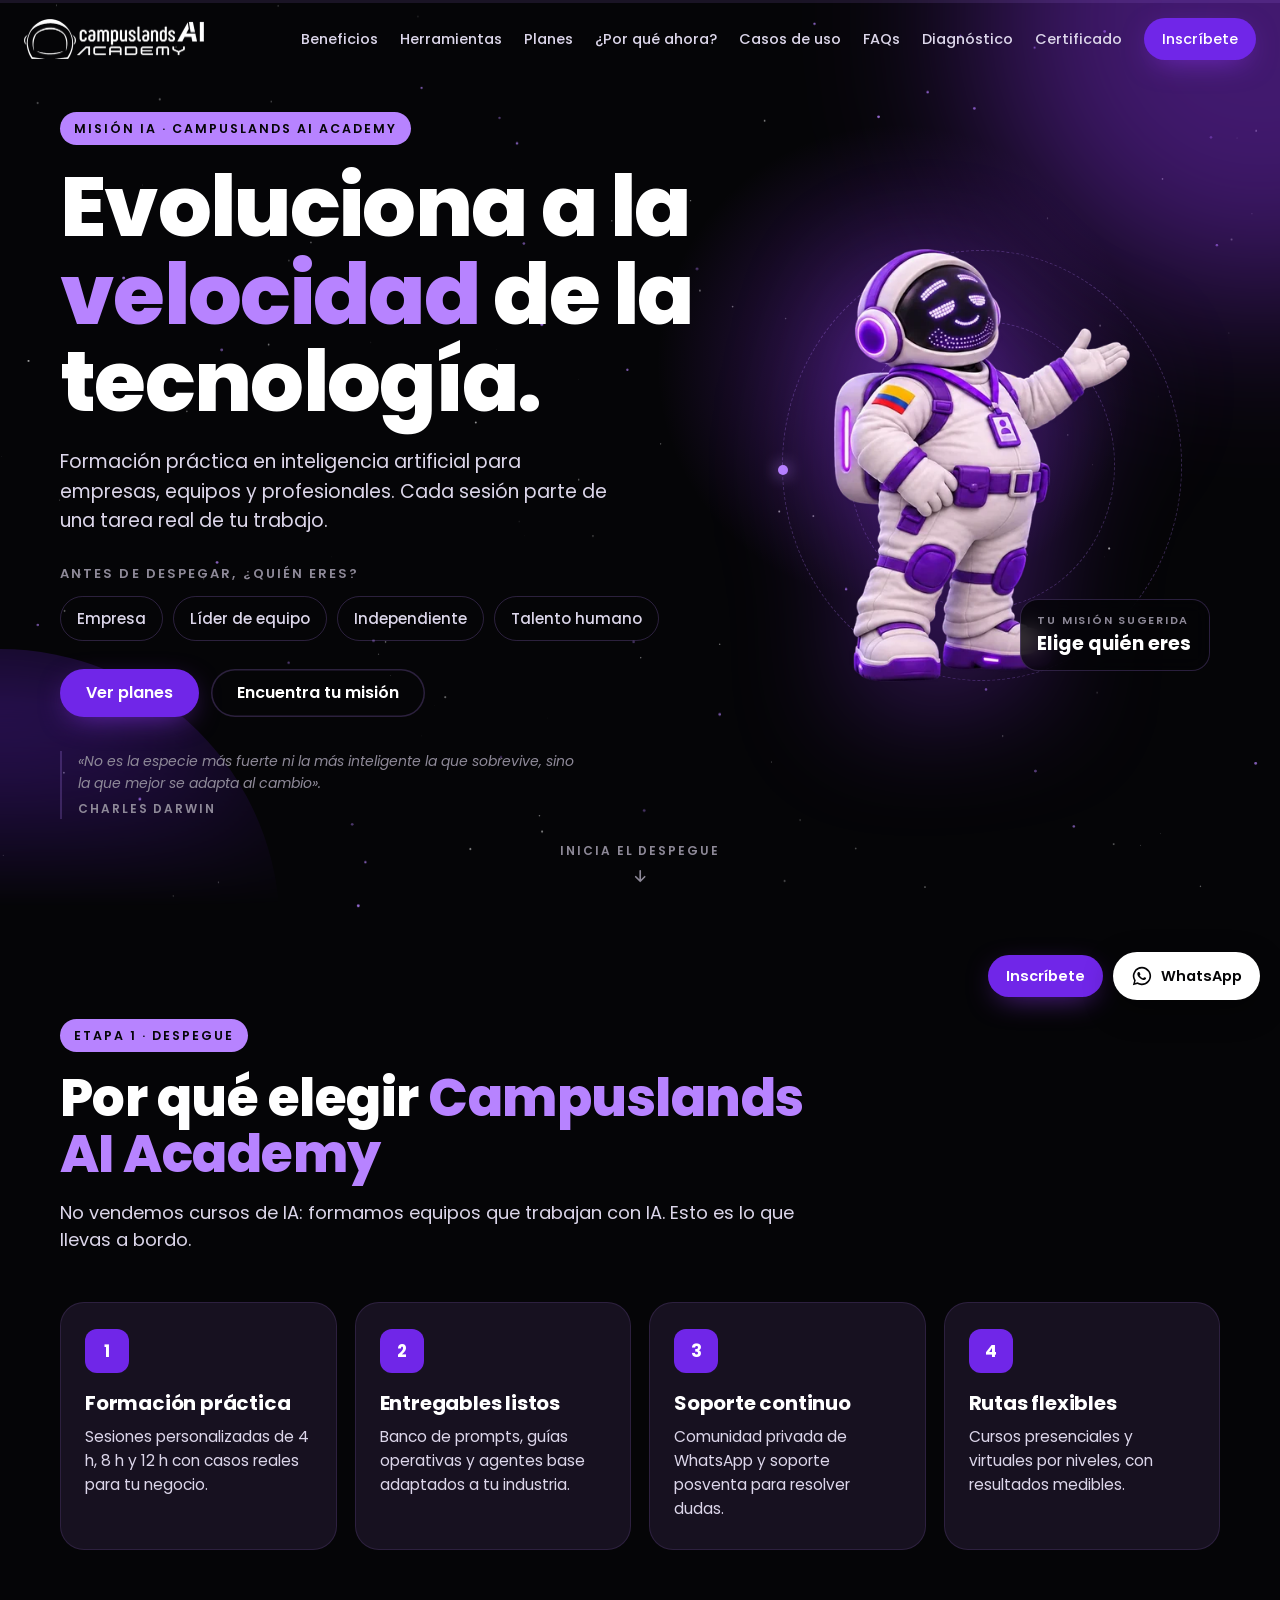
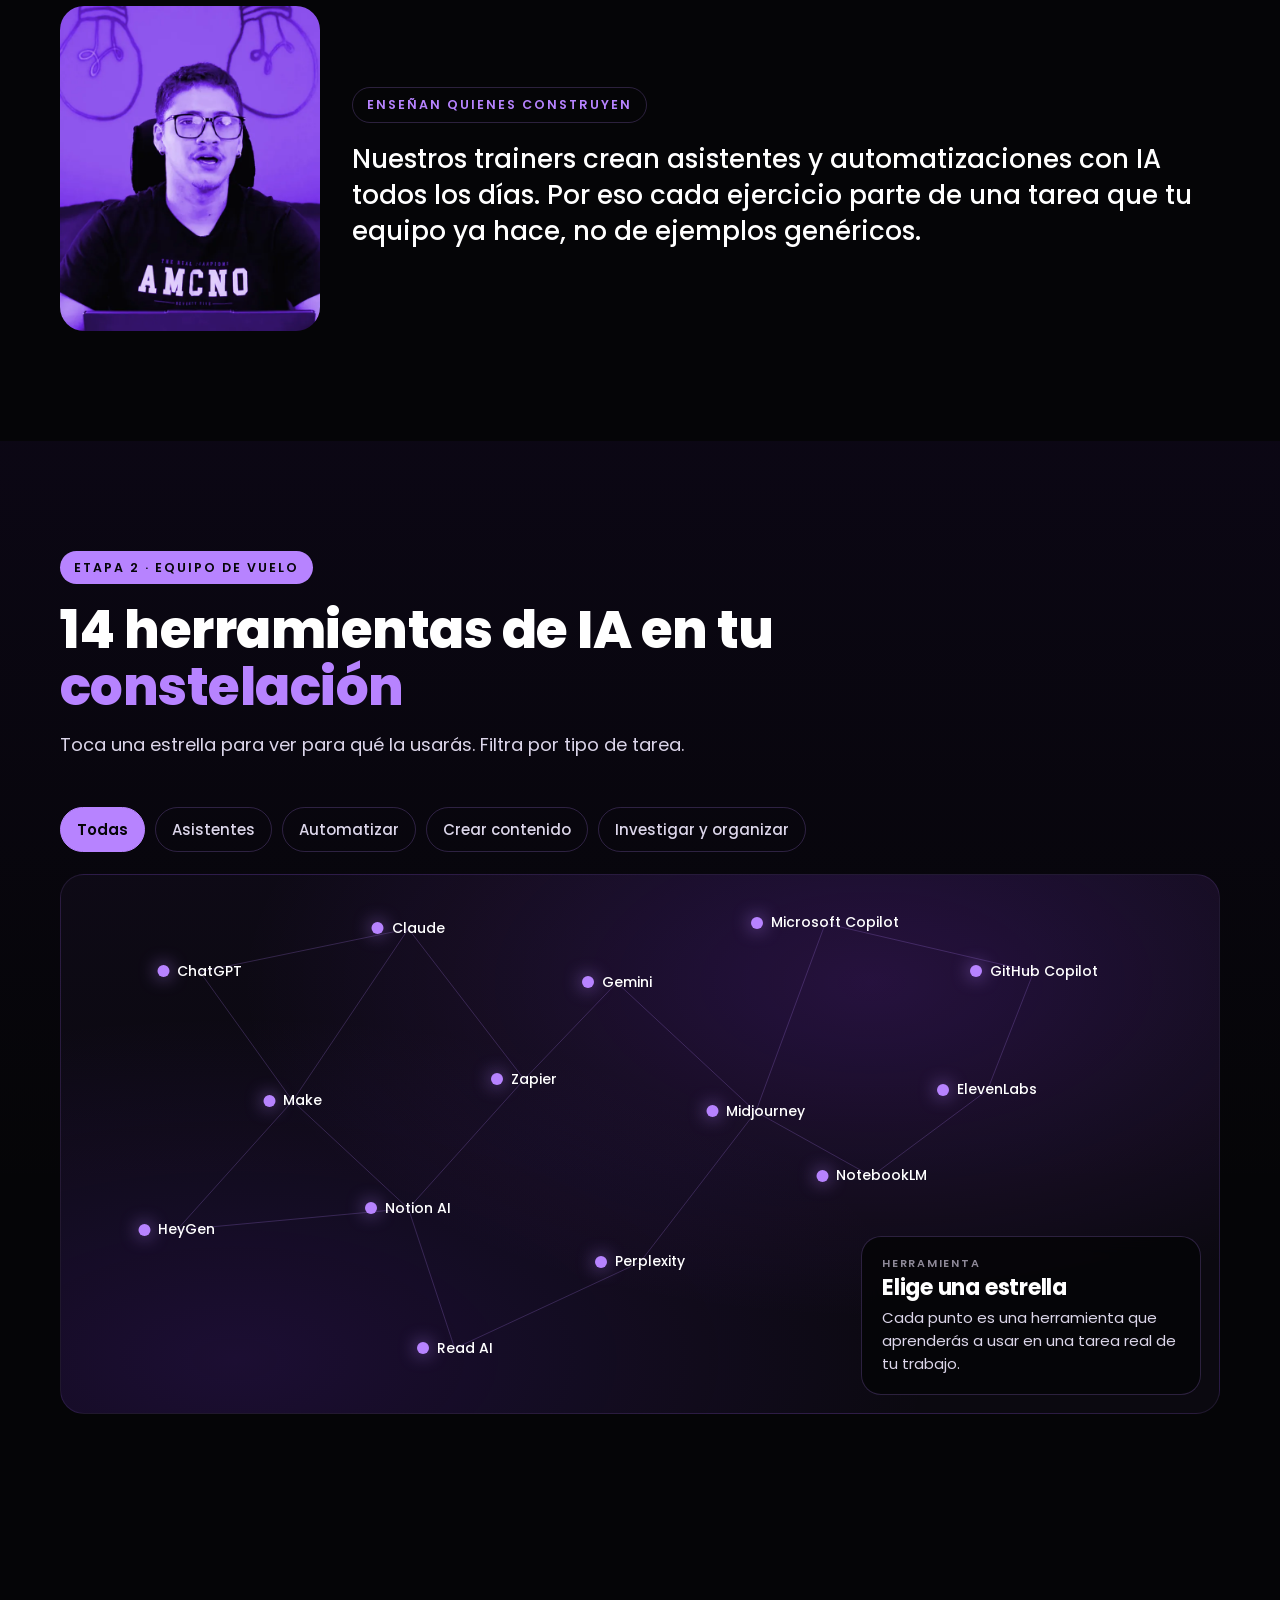
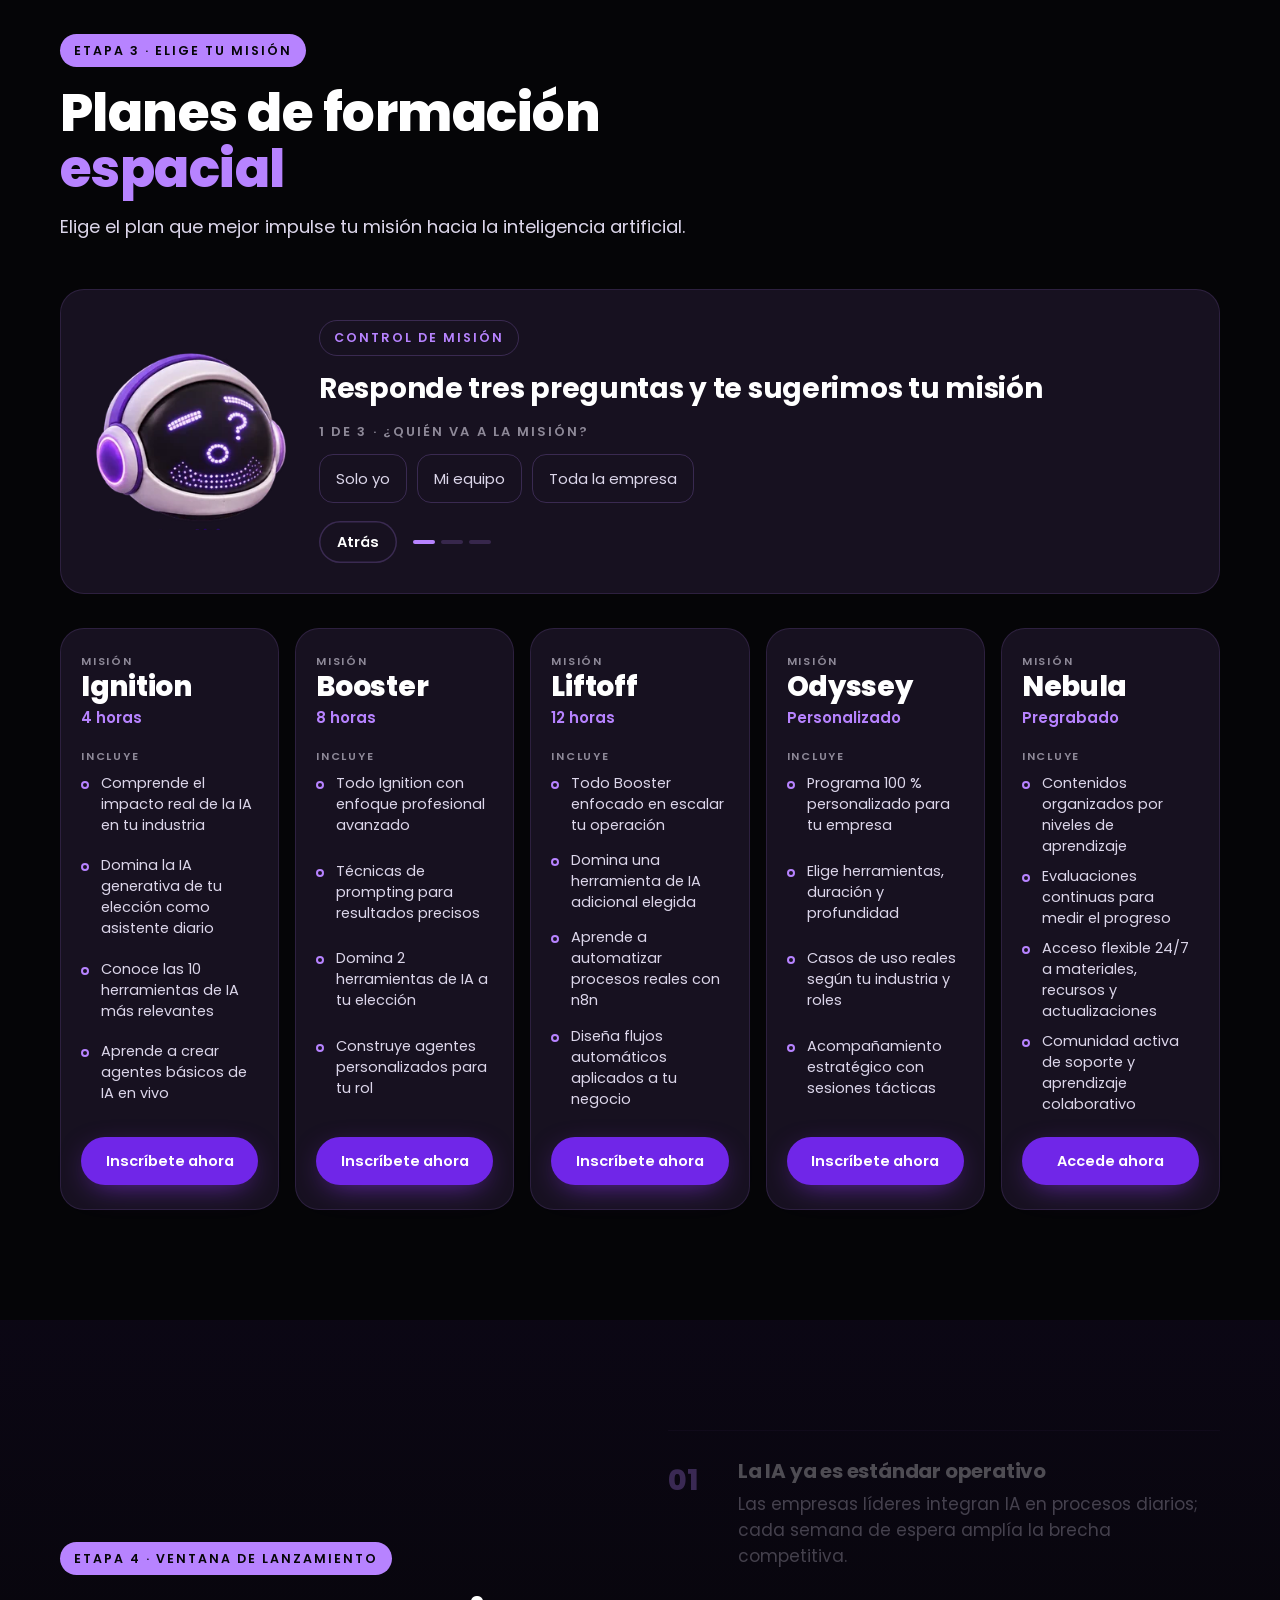
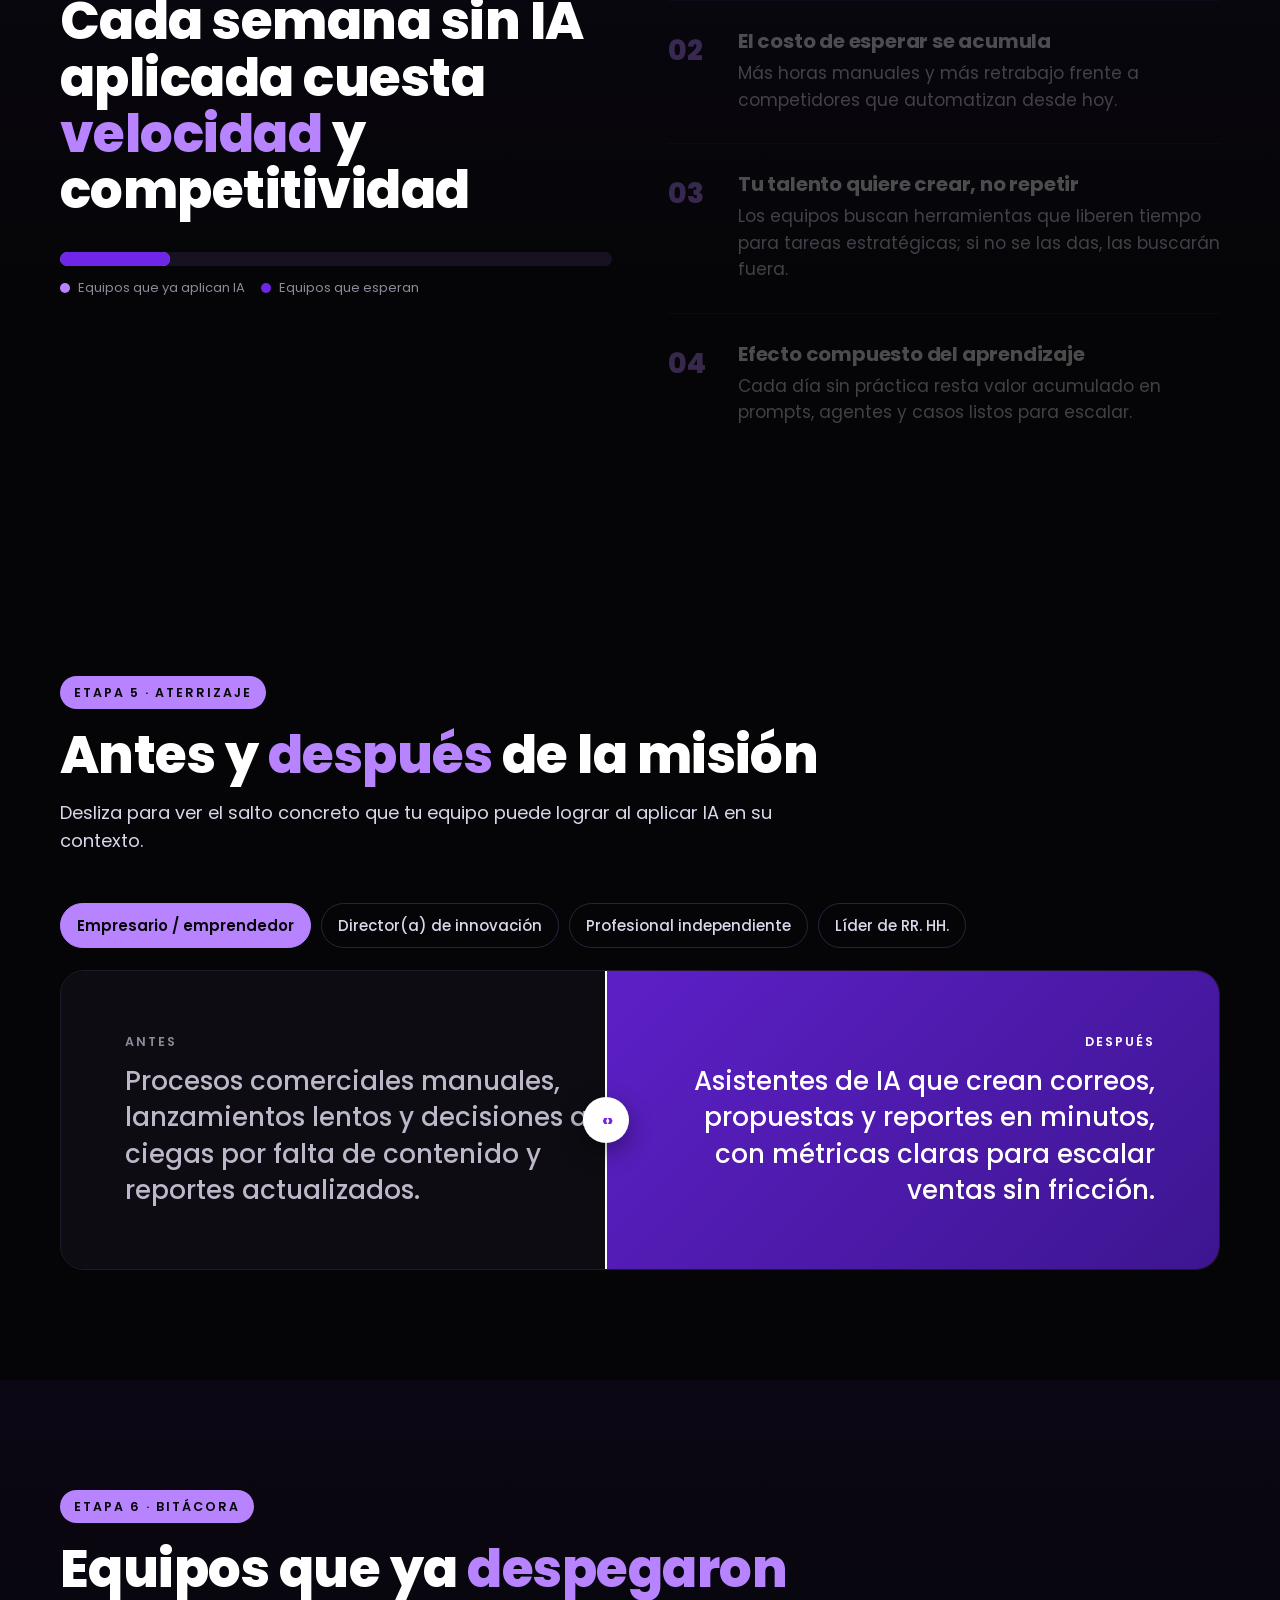
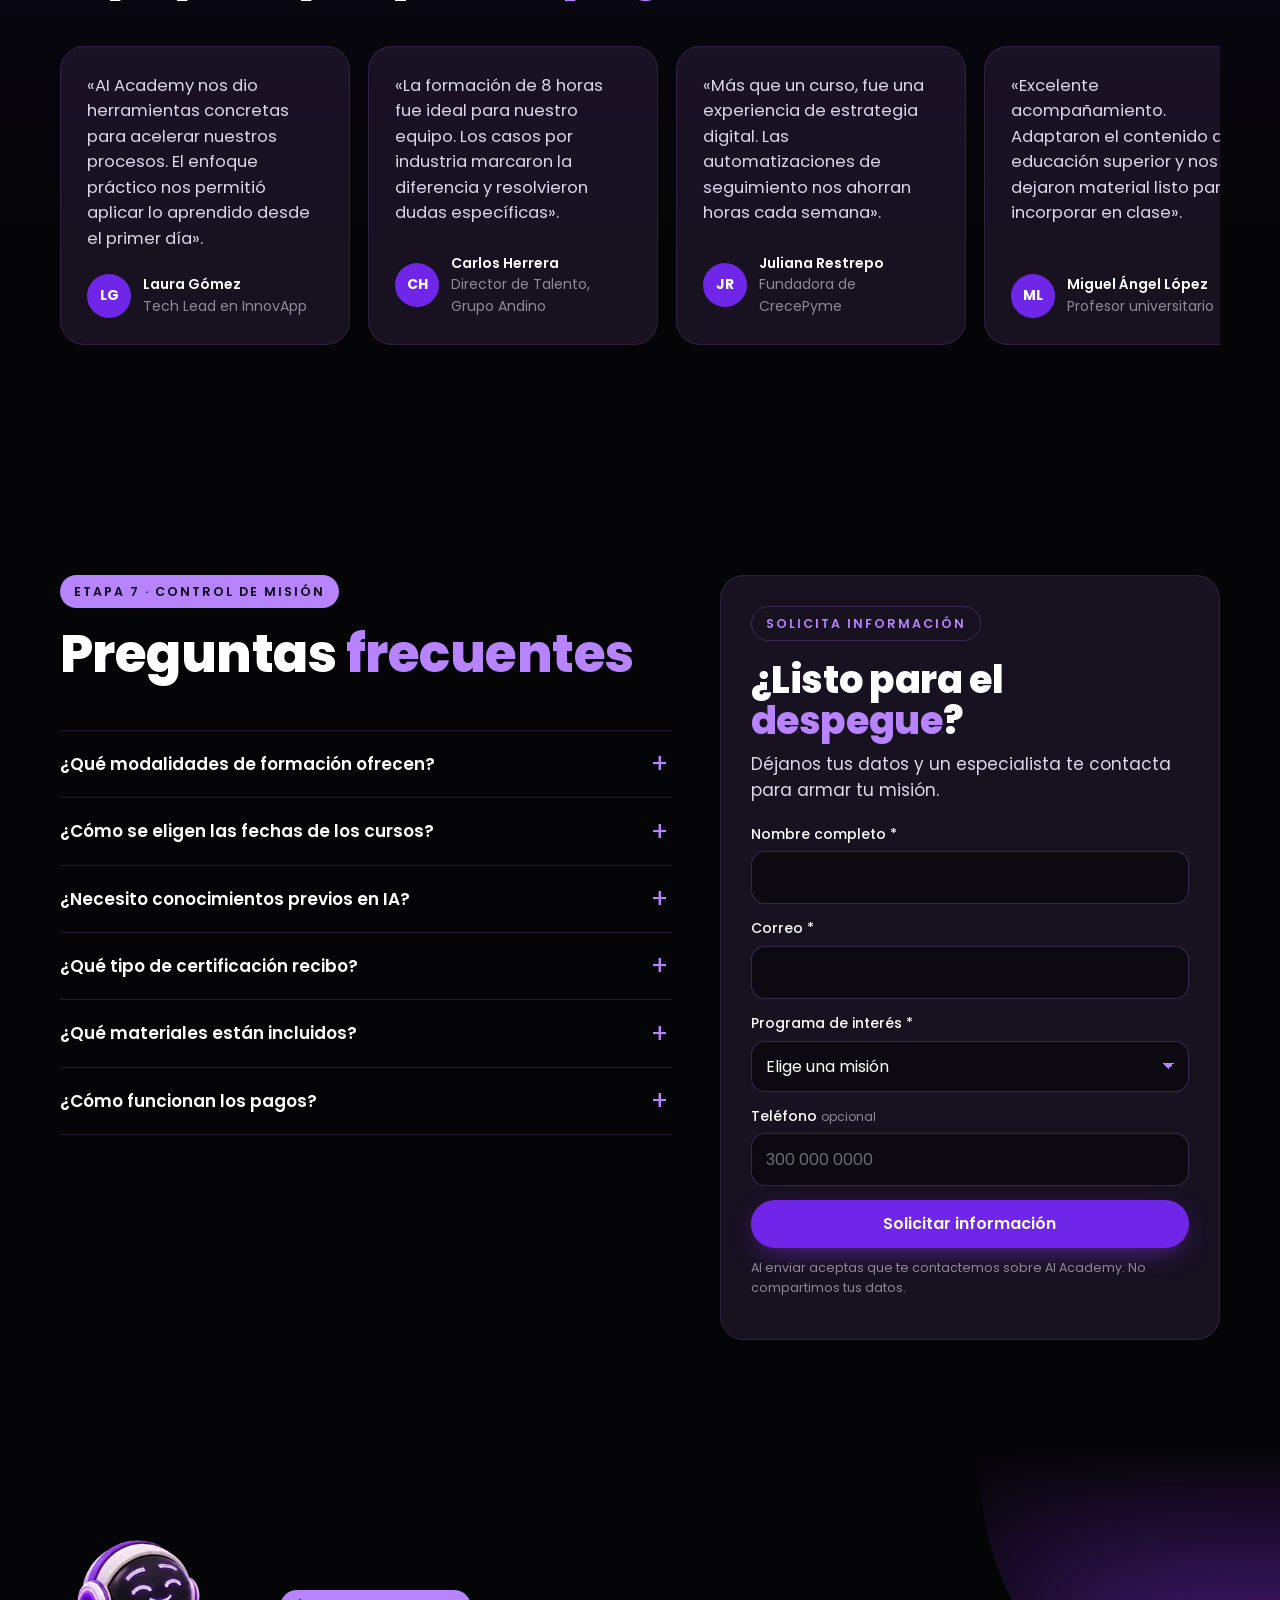
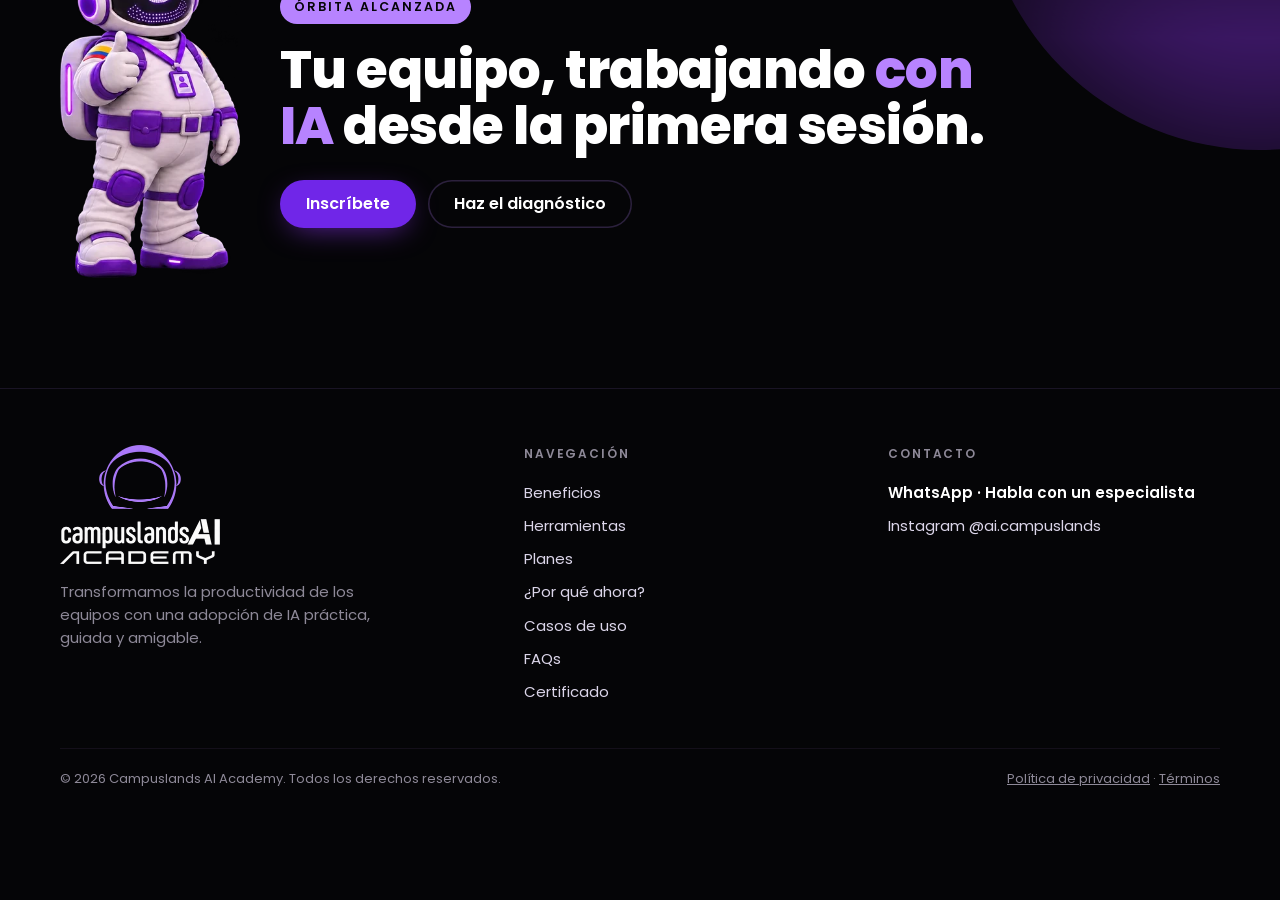
<file: index.html>
<!doctype html>
<html lang="es">
<head>
  <meta charset="utf-8">
  <meta name="viewport" content="width=device-width, initial-scale=1">
  <title>Campuslands AI Academy · Evoluciona a la velocidad de la tecnología</title>
  <meta name="description" content="Formación práctica en inteligencia artificial para empresas, equipos y profesionales. Elige tu misión: Ignition, Booster, Liftoff, Odyssey o Nebula.">
  <meta name="theme-color" content="#050507">
  <link rel="icon" type="image/png" href="assets/img/favicon.png">
  <link rel="preconnect" href="https://fonts.googleapis.com">
  <link rel="preconnect" href="https://fonts.gstatic.com" crossorigin>
  <link rel="preload" as="style" href="https://fonts.googleapis.com/css2?family=Poppins:wght@400;500;600;700;800&display=swap">
  <link rel="stylesheet" href="https://fonts.googleapis.com/css2?family=Poppins:wght@400;500;600;700;800&display=swap" media="print" onload="this.media='all'">
  <noscript><link rel="stylesheet" href="https://fonts.googleapis.com/css2?family=Poppins:wght@400;500;600;700;800&display=swap"></noscript>
  <link rel="preload" as="image" href="assets/img/logo-horizontal-blanca.webp">
  <link rel="stylesheet" href="assets/css/styles.css">
</head>
<body>
  <a class="skip" href="#contenido">Saltar al contenido</a>

  <!-- Indicador del viaje (recorrido narrativo) -->
  <div class="trip" aria-hidden="true">
    <div class="trip__bar"><span class="trip__fill"></span></div>
    <div class="trip__label"><span class="trip__stage">Cuenta regresiva</span></div>
  </div>

  <header class="nav" id="top">
    <a class="nav__brand" href="#inicio" aria-label="Campuslands AI Academy, inicio">
      <img src="assets/img/logo-horizontal-blanca.webp" srcset="assets/img/logo-horizontal-blanca.webp 1x, assets/img/logo-horizontal-blanca@2x.webp 2x" width="180" height="41" alt="Campuslands AI Academy">
    </a>
    <button class="nav__toggle" aria-expanded="false" aria-controls="menu" aria-label="Abrir menú">
      <span></span><span></span>
    </button>
    <nav class="nav__menu" id="menu" aria-label="Principal">
      <a href="#beneficios">Beneficios</a>
      <a href="#herramientas">Herramientas</a>
      <a href="#planes">Planes</a>
      <a href="#por-que-ahora">¿Por qué ahora?</a>
      <a href="#casos-uso">Casos de uso</a>
      <a href="#faqs">FAQs</a>
      <a href="https://campuslands.aiacademy.com.co/diagnostico">Diagnóstico</a>
      <a href="https://campuslands.aiacademy.com.co/certificado">Certificado</a>
      <a class="btn btn--primary btn--sm" href="https://campuslands.aiacademy.com.co/inscripcion">Inscríbete</a>
    </nav>
  </header>

  <main id="contenido">

    <!-- 01 · HERO: reacciona al cursor/toque y a la primera elección -->
    <section class="hero" id="inicio" data-stage="Cuenta regresiva">
      <canvas class="hero__stars" aria-hidden="true"></canvas>
      <div class="halo halo--tr" aria-hidden="true"></div>
      <div class="halo halo--bl" aria-hidden="true"></div>
      <div class="hero__glow" aria-hidden="true"></div>
      <div class="wrap hero__grid">
        <div class="hero__copy">
          <p class="pill">Misión IA · Campuslands AI Academy</p>
          <h1 class="hero__title">Evoluciona a la <em class="hl">velocidad</em> de la tecnología.</h1>
          <p class="hero__lead" data-hero-lead>Formación práctica en inteligencia artificial para empresas, equipos y profesionales. Cada sesión parte de una tarea real de tu trabajo.</p>

          <fieldset class="who">
            <legend class="who__q">Antes de despegar, ¿quién eres?</legend>
            <div class="who__opts" role="radiogroup">
              <button type="button" class="chip" role="radio" aria-checked="false" data-who="empresa">Empresa</button>
              <button type="button" class="chip" role="radio" aria-checked="false" data-who="lider">Líder de equipo</button>
              <button type="button" class="chip" role="radio" aria-checked="false" data-who="independiente">Independiente</button>
              <button type="button" class="chip" role="radio" aria-checked="false" data-who="rrhh">Talento humano</button>
            </div>
          </fieldset>

          <div class="hero__ctas">
            <a class="btn btn--primary" href="#planes" data-hero-cta>Ver planes</a>
            <a class="btn btn--ghost" href="#recomendador">Encuentra tu misión</a>
          </div>
          <blockquote class="quote">
            <p>«No es la especie más fuerte ni la más inteligente la que sobrevive, sino la que mejor se adapta al cambio».</p>
            <cite>Charles Darwin</cite>
          </blockquote>
        </div>
        <div class="hero__visual" aria-hidden="true">
          <div class="orbit orbit--1"></div>
          <div class="orbit orbit--2"></div>
          <img class="hero__max" src="assets/img/max-presentando.webp" width="355" height="520" alt="" fetchpriority="high">
          <div class="hero__badge" data-hero-badge>
            <span class="hero__badge-k">Tu misión sugerida</span>
            <strong data-hero-mission>Elige quién eres</strong>
          </div>
        </div>
      </div>
      <a class="scroll-cue" href="#beneficios">
        <span>Inicia el despegue</span>
        <svg width="18" height="18" viewBox="0 0 24 24" fill="none" stroke="currentColor" stroke-width="2.2" stroke-linecap="round" stroke-linejoin="round" aria-hidden="true"><path d="M12 5v14M6 13l6 6 6-6"/></svg>
      </a>
    </section>

    <!-- 02 · BENEFICIOS -->
    <section class="sec" id="beneficios" data-stage="Despegue">
      <div class="wrap">
        <header class="sec__head reveal">
          <p class="pill">Etapa 1 · Despegue</p>
          <h2>Por qué elegir <em class="hl">Campuslands AI Academy</em></h2>
          <p class="sec__lead">No vendemos cursos de IA: formamos equipos que trabajan con IA. Esto es lo que llevas a bordo.</p>
        </header>
        <ol class="steps">
          <li class="card step reveal">
            <span class="step__n">1</span>
            <h3>Formación práctica</h3>
            <p>Sesiones personalizadas de 4 h, 8 h y 12 h con casos reales para tu negocio.</p>
          </li>
          <li class="card step reveal">
            <span class="step__n">2</span>
            <h3>Entregables listos</h3>
            <p>Banco de prompts, guías operativas y agentes base adaptados a tu industria.</p>
          </li>
          <li class="card step reveal">
            <span class="step__n">3</span>
            <h3>Soporte continuo</h3>
            <p>Comunidad privada de WhatsApp y soporte posventa para resolver dudas.</p>
          </li>
          <li class="card step reveal">
            <span class="step__n">4</span>
            <h3>Rutas flexibles</h3>
            <p>Cursos presenciales y virtuales por niveles, con resultados medibles.</p>
          </li>
        </ol>
        <figure class="trainer reveal">
          <img src="assets/img/trainer-duotono.webp" width="640" height="800" loading="lazy" alt="Trainer de AI Academy grabando una clase del curso Agentes con Claude Code">
          <figcaption>
            <p class="pill pill--soft">Enseñan quienes construyen</p>
            <p class="trainer__txt">Nuestros trainers crean asistentes y automatizaciones con IA todos los días. Por eso cada ejercicio parte de una tarea que tu equipo ya hace, no de ejemplos genéricos.</p>
          </figcaption>
        </figure>
      </div>
    </section>

    <!-- 03 · HERRAMIENTAS: constelación (exploración libre) -->
    <section class="sec sec--alt" id="herramientas" data-stage="Equipo de vuelo">
      <div class="wrap">
        <header class="sec__head reveal">
          <p class="pill">Etapa 2 · Equipo de vuelo</p>
          <h2>14 herramientas de IA en tu <em class="hl">constelación</em></h2>
          <p class="sec__lead">Toca una estrella para ver para qué la usarás. Filtra por tipo de tarea.</p>
        </header>
        <div class="filters" role="group" aria-label="Filtrar herramientas">
          <button type="button" class="chip is-on" data-filter="todas" aria-pressed="true">Todas</button>
          <button type="button" class="chip" data-filter="asistentes" aria-pressed="false">Asistentes</button>
          <button type="button" class="chip" data-filter="automatizar" aria-pressed="false">Automatizar</button>
          <button type="button" class="chip" data-filter="crear" aria-pressed="false">Crear contenido</button>
          <button type="button" class="chip" data-filter="investigar" aria-pressed="false">Investigar y organizar</button>
        </div>
        <div class="constellation reveal">
          <svg class="constellation__lines" aria-hidden="true"></svg>
          <ul class="constellation__stars" data-tools></ul>
          <div class="tool-card" data-tool-card aria-live="polite">
            <p class="tool-card__k">Herramienta</p>
            <h3 class="tool-card__name">Elige una estrella</h3>
            <p class="tool-card__txt">Cada punto es una herramienta que aprenderás a usar en una tarea real de tu trabajo.</p>
          </div>
        </div>
      </div>
    </section>

    <!-- 04 · PLANES + RECOMENDADOR -->
    <section class="sec" id="planes" data-stage="Elige tu misión">
      <div class="wrap">
        <header class="sec__head reveal">
          <p class="pill">Etapa 3 · Elige tu misión</p>
          <h2>Planes de formación <em class="hl">espacial</em></h2>
          <p class="sec__lead">Elige el plan que mejor impulse tu misión hacia la inteligencia artificial.</p>
        </header>

        <div class="reco card reveal" id="recomendador">
          <div class="reco__max" aria-hidden="true">
            <img src="assets/img/visor-analitico.webp" width="236" height="220" alt="" loading="lazy" data-reco-face>
          </div>
          <div class="reco__body">
            <p class="pill pill--soft">Control de misión</p>
            <h3 class="reco__title" data-reco-title>Responde tres preguntas y te sugerimos tu misión</h3>
            <form class="reco__form" data-reco>
              <fieldset class="reco__q is-active" data-q="1">
                <legend>1 de 3 · ¿Quién va a la misión?</legend>
                <div class="reco__opts">
                  <label class="opt"><input type="radio" name="quien" value="yo"><span>Solo yo</span></label>
                  <label class="opt"><input type="radio" name="quien" value="equipo"><span>Mi equipo</span></label>
                  <label class="opt"><input type="radio" name="quien" value="empresa"><span>Toda la empresa</span></label>
                </div>
              </fieldset>
              <fieldset class="reco__q" data-q="2">
                <legend>2 de 3 · ¿Cuánto tiempo tienen?</legend>
                <div class="reco__opts">
                  <label class="opt"><input type="radio" name="tiempo" value="4"><span>Una mañana (4 h)</span></label>
                  <label class="opt"><input type="radio" name="tiempo" value="8"><span>Un día (8 h)</span></label>
                  <label class="opt"><input type="radio" name="tiempo" value="12"><span>Día y medio (12 h)</span></label>
                  <label class="opt"><input type="radio" name="tiempo" value="libre"><span>A mi ritmo</span></label>
                  <label class="opt"><input type="radio" name="tiempo" value="medida"><span>Lo que haga falta</span></label>
                </div>
              </fieldset>
              <fieldset class="reco__q" data-q="3">
                <legend>3 de 3 · ¿Cuál es el objetivo?</legend>
                <div class="reco__opts">
                  <label class="opt"><input type="radio" name="objetivo" value="entender"><span>Entender la IA y usarla a diario</span></label>
                  <label class="opt"><input type="radio" name="objetivo" value="rol"><span>Crear agentes para mi rol</span></label>
                  <label class="opt"><input type="radio" name="objetivo" value="automatizar"><span>Automatizar procesos</span></label>
                  <label class="opt"><input type="radio" name="objetivo" value="estrategia"><span>Un programa a la medida</span></label>
                </div>
              </fieldset>
              <div class="reco__nav">
                <button type="button" class="btn btn--ghost btn--sm" data-reco-back hidden>Atrás</button>
                <div class="reco__dots" aria-hidden="true"><i class="on"></i><i></i><i></i></div>
              </div>
            </form>
            <div class="reco__result" data-reco-result hidden tabindex="-1">
              <p class="reco__why" data-reco-why></p>
              <div class="reco__actions">
                <a class="btn btn--primary" href="#" data-reco-go>Ver la misión</a>
                <button type="button" class="btn btn--ghost btn--sm" data-reco-reset>Volver a empezar</button>
              </div>
            </div>
          </div>
        </div>

        <div class="plans" data-plans>
          <article class="plan reveal" id="mision-ignition" data-plan="ignition">
            <p class="plan__k">Misión</p>
            <h3 class="plan__name">Ignition</h3>
            <p class="plan__time">4 horas</p>
            <p class="plan__inc">Incluye</p>
            <ul>
              <li>Comprende el impacto real de la IA en tu industria</li>
              <li>Domina la IA generativa de tu elección como asistente diario</li>
              <li>Conoce las 10 herramientas de IA más relevantes</li>
              <li>Aprende a crear agentes básicos de IA en vivo</li>
            </ul>
            <a class="btn btn--primary btn--block" href="https://campuslands.aiacademy.com.co/inscripcion">Inscríbete ahora</a>
          </article>
          <article class="plan reveal" id="mision-booster" data-plan="booster">
            <p class="plan__k">Misión</p>
            <h3 class="plan__name">Booster</h3>
            <p class="plan__time">8 horas</p>
            <p class="plan__inc">Incluye</p>
            <ul>
              <li>Todo Ignition con enfoque profesional avanzado</li>
              <li>Técnicas de prompting para resultados precisos</li>
              <li>Domina 2 herramientas de IA a tu elección</li>
              <li>Construye agentes personalizados para tu rol</li>
            </ul>
            <a class="btn btn--primary btn--block" href="https://campuslands.aiacademy.com.co/inscripcion">Inscríbete ahora</a>
          </article>
          <article class="plan reveal" id="mision-liftoff" data-plan="liftoff">
            <p class="plan__k">Misión</p>
            <h3 class="plan__name">Liftoff</h3>
            <p class="plan__time">12 horas</p>
            <p class="plan__inc">Incluye</p>
            <ul>
              <li>Todo Booster enfocado en escalar tu operación</li>
              <li>Domina una herramienta de IA adicional elegida</li>
              <li>Aprende a automatizar procesos reales con n8n</li>
              <li>Diseña flujos automáticos aplicados a tu negocio</li>
            </ul>
            <a class="btn btn--primary btn--block" href="https://campuslands.aiacademy.com.co/inscripcion">Inscríbete ahora</a>
          </article>
          <article class="plan reveal" id="mision-odyssey" data-plan="odyssey">
            <p class="plan__k">Misión</p>
            <h3 class="plan__name">Odyssey</h3>
            <p class="plan__time">Personalizado</p>
            <p class="plan__inc">Incluye</p>
            <ul>
              <li>Programa 100 % personalizado para tu empresa</li>
              <li>Elige herramientas, duración y profundidad</li>
              <li>Casos de uso reales según tu industria y roles</li>
              <li>Acompañamiento estratégico con sesiones tácticas</li>
            </ul>
            <a class="btn btn--primary btn--block" href="https://campuslands.aiacademy.com.co/inscripcion">Inscríbete ahora</a>
          </article>
          <article class="plan reveal" id="mision-nebula" data-plan="nebula">
            <p class="plan__k">Misión</p>
            <h3 class="plan__name">Nebula</h3>
            <p class="plan__time">Pregrabado</p>
            <p class="plan__inc">Incluye</p>
            <ul>
              <li>Contenidos organizados por niveles de aprendizaje</li>
              <li>Evaluaciones continuas para medir el progreso</li>
              <li>Acceso flexible 24/7 a materiales, recursos y actualizaciones</li>
              <li>Comunidad activa de soporte y aprendizaje colaborativo</li>
            </ul>
            <a class="btn btn--primary btn--block" href="https://campuslands.aiacademy.com.co/inscripcion">Accede ahora</a>
          </article>
        </div>
      </div>
    </section>

    <!-- 05 · ¿POR QUÉ AHORA? (ligado al scroll) -->
    <section class="sec sec--alt why" id="por-que-ahora" data-stage="Ventana de lanzamiento">
      <div class="wrap why__grid">
        <header class="sec__head why__head">
          <p class="pill">Etapa 4 · Ventana de lanzamiento</p>
          <h2>Cada semana sin IA aplicada cuesta <em class="hl">velocidad</em> y competitividad</h2>
          <div class="why__gap" aria-hidden="true">
            <div class="why__track"><span class="why__you"></span><span class="why__them"></span></div>
            <p class="why__legend"><span><i class="dot dot--them"></i>Equipos que ya aplican IA</span><span><i class="dot dot--you"></i>Equipos que esperan</span></p>
          </div>
        </header>
        <ol class="why__list">
          <li class="why__item"><h3>La IA ya es estándar operativo</h3><p>Las empresas líderes integran IA en procesos diarios; cada semana de espera amplía la brecha competitiva.</p></li>
          <li class="why__item"><h3>El costo de esperar se acumula</h3><p>Más horas manuales y más retrabajo frente a competidores que automatizan desde hoy.</p></li>
          <li class="why__item"><h3>Tu talento quiere crear, no repetir</h3><p>Los equipos buscan herramientas que liberen tiempo para tareas estratégicas; si no se las das, las buscarán fuera.</p></li>
          <li class="why__item"><h3>Efecto compuesto del aprendizaje</h3><p>Cada día sin práctica resta valor acumulado en prompts, agentes y casos listos para escalar.</p></li>
        </ol>
      </div>
    </section>

    <!-- 06 · CASOS DE USO: antes / después deslizable -->
    <section class="sec" id="casos-uso" data-stage="Aterrizaje">
      <div class="wrap">
        <header class="sec__head reveal">
          <p class="pill">Etapa 5 · Aterrizaje</p>
          <h2>Antes y <em class="hl">después</em> de la misión</h2>
          <p class="sec__lead">Desliza para ver el salto concreto que tu equipo puede lograr al aplicar IA en su contexto.</p>
        </header>
        <div class="tabs" role="tablist" aria-label="Perfiles">
          <button class="chip is-on" role="tab" aria-selected="true" data-case="0" id="tab-0" aria-controls="case-panel">Empresario / emprendedor</button>
          <button class="chip" role="tab" aria-selected="false" data-case="1" id="tab-1" aria-controls="case-panel" tabindex="-1">Director(a) de innovación</button>
          <button class="chip" role="tab" aria-selected="false" data-case="2" id="tab-2" aria-controls="case-panel" tabindex="-1">Profesional independiente</button>
          <button class="chip" role="tab" aria-selected="false" data-case="3" id="tab-3" aria-controls="case-panel" tabindex="-1">Líder de RR. HH.</button>
        </div>
        <div class="ba reveal" id="case-panel" role="tabpanel" aria-labelledby="tab-0" style="--pos:50%">
          <div class="ba__side ba__before">
            <p class="ba__k">Antes</p>
            <p class="ba__txt" data-before></p>
          </div>
          <div class="ba__side ba__after">
            <p class="ba__k">Después</p>
            <p class="ba__txt" data-after></p>
          </div>
          <div class="ba__handle" aria-hidden="true"><span></span></div>
          <label class="sr-only" for="ba-range">Desliza entre antes y después</label>
          <input class="ba__range" id="ba-range" type="range" min="0" max="100" value="50">
        </div>
      </div>
    </section>

    <!-- 07 · RESEÑAS -->
    <section class="sec sec--alt" id="resenas" data-stage="Bitácora">
      <div class="wrap">
        <header class="sec__head reveal">
          <p class="pill">Etapa 6 · Bitácora</p>
          <h2>Equipos que ya <em class="hl">despegaron</em></h2>
        </header>
        <div class="reviews" tabindex="0" aria-label="Reseñas, desplázate horizontalmente">
          <figure class="review card">
            <blockquote>«AI Academy nos dio herramientas concretas para acelerar nuestros procesos. El enfoque práctico nos permitió aplicar lo aprendido desde el primer día».</blockquote>
            <figcaption><span class="avatar" aria-hidden="true">LG</span><span><strong>Laura Gómez</strong><br>Tech Lead en InnovApp</span></figcaption>
          </figure>
          <figure class="review card">
            <blockquote>«La formación de 8 horas fue ideal para nuestro equipo. Los casos por industria marcaron la diferencia y resolvieron dudas específicas».</blockquote>
            <figcaption><span class="avatar" aria-hidden="true">CH</span><span><strong>Carlos Herrera</strong><br>Director de Talento, Grupo Andino</span></figcaption>
          </figure>
          <figure class="review card">
            <blockquote>«Más que un curso, fue una experiencia de estrategia digital. Las automatizaciones de seguimiento nos ahorran horas cada semana».</blockquote>
            <figcaption><span class="avatar" aria-hidden="true">JR</span><span><strong>Juliana Restrepo</strong><br>Fundadora de CrecePyme</span></figcaption>
          </figure>
          <figure class="review card">
            <blockquote>«Excelente acompañamiento. Adaptaron el contenido a educación superior y nos dejaron material listo para incorporar en clase».</blockquote>
            <figcaption><span class="avatar" aria-hidden="true">ML</span><span><strong>Miguel Ángel López</strong><br>Profesor universitario</span></figcaption>
          </figure>
        </div>
      </div>
    </section>

    <!-- 08 · FAQ + FORMULARIO (Reto 4) -->
    <section class="sec" id="faqs" data-stage="Control de misión">
      <div class="wrap faq__grid">
        <div>
          <header class="sec__head reveal">
            <p class="pill">Etapa 7 · Control de misión</p>
            <h2>Preguntas <em class="hl">frecuentes</em></h2>
          </header>
          <div class="faq">
            <details><summary>¿Qué modalidades de formación ofrecen?</summary><p>Ofrecemos formación presencial en las instalaciones de Campuslands, presencial en las instalaciones del cliente y modalidad virtual. Todas las modalidades mantienen la misma calidad y contenido.</p></details>
            <details><summary>¿Cómo se eligen las fechas de los cursos?</summary><p>Si te inscribes de forma individual, eliges la fecha que mejor te convenga. Para empresas, coordinamos las fechas por WhatsApp para encontrar el momento ideal para todo el equipo.</p></details>
            <details><summary>¿Necesito conocimientos previos en IA?</summary><p>No. Los cursos van desde el «despertar digital» hasta niveles avanzados y se adaptan al nivel de cada participante.</p></details>
            <details><summary>¿Qué tipo de certificación recibo?</summary><p>Recibes una certificación oficial por las horas cursadas, que valida tu conocimiento en las herramientas de IA que aprendiste durante la formación. <a href="https://campuslands.aiacademy.com.co/certificado">Consulta tu certificado</a>.</p></details>
            <details><summary>¿Qué materiales están incluidos?</summary><p>Todos los cursos incluyen un banco de prompts especializado. Los cursos de 8 h y 12 h incluyen además agentes personalizados y automatizaciones acordadas según tus necesidades.</p></details>
            <details><summary>¿Cómo funcionan los pagos?</summary><p>Próximamente implementaremos pagos a través de Wompi en nuestra página de precios. Mientras tanto, escríbenos por WhatsApp para coordinar el pago.</p></details>
          </div>
        </div>

        <div class="lead card reveal" id="contacto">
          <p class="pill pill--soft">Solicita información</p>
          <h2 class="lead__title">¿Listo para el <em class="hl">despegue</em>?</h2>
          <p class="lead__sub">Déjanos tus datos y un especialista te contacta para armar tu misión.</p>
          <form class="form" data-lead-form novalidate>
            <div class="field">
              <label for="f-nombre">Nombre completo <span aria-hidden="true">*</span></label>
              <input id="f-nombre" name="nombre" type="text" autocomplete="name" required minlength="3" maxlength="80" aria-describedby="e-nombre">
              <p class="field__err" id="e-nombre" aria-live="polite"></p>
            </div>
            <div class="field">
              <label for="f-correo">Correo <span aria-hidden="true">*</span></label>
              <input id="f-correo" name="correo" type="email" autocomplete="email" required maxlength="120" aria-describedby="e-correo">
              <p class="field__err" id="e-correo" aria-live="polite"></p>
            </div>
            <div class="field">
              <label for="f-programa">Programa de interés <span aria-hidden="true">*</span></label>
              <select id="f-programa" name="programa" required aria-describedby="e-programa">
                <option value="">Elige una misión</option>
                <option>Ignition (4 h)</option>
                <option>Booster (8 h)</option>
                <option>Liftoff (12 h)</option>
                <option>Odyssey (personalizado)</option>
                <option>Nebula (pregrabado)</option>
                <option>Aún no sé, quiero asesoría</option>
              </select>
              <p class="field__err" id="e-programa" aria-live="polite"></p>
            </div>
            <div class="field">
              <label for="f-telefono">Teléfono <span class="opt-tag">opcional</span></label>
              <input id="f-telefono" name="telefono" type="tel" autocomplete="tel" inputmode="tel" maxlength="20" aria-describedby="e-telefono" placeholder="300 000 0000">
              <p class="field__err" id="e-telefono" aria-live="polite"></p>
            </div>
            <input class="hp" type="text" name="empresa_web" tabindex="-1" autocomplete="off" aria-hidden="true">
            <button class="btn btn--primary btn--block" type="submit" data-submit>Solicitar información</button>
            <p class="form__note">Al enviar aceptas que te contactemos sobre AI Academy. No compartimos tus datos.</p>
            <div class="form__status" data-form-status role="status" aria-live="polite"></div>
          </form>
        </div>
      </div>
    </section>

    <!-- 09 · CIERRE -->
    <section class="final" data-stage="Órbita">
      <div class="halo halo--tr" aria-hidden="true"></div>
      <div class="wrap final__in reveal">
        <img src="assets/img/max-aprobando.webp" width="277" height="520" alt="" loading="lazy" class="final__max">
        <div>
          <p class="pill">Órbita alcanzada</p>
          <h2>Tu equipo, trabajando <em class="hl">con IA</em> desde la primera sesión.</h2>
          <div class="final__ctas">
            <a class="btn btn--primary" href="https://campuslands.aiacademy.com.co/inscripcion">Inscríbete</a>
            <a class="btn btn--ghost" href="https://campuslands.aiacademy.com.co/diagnostico">Haz el diagnóstico</a>
          </div>
        </div>
      </div>
    </section>
  </main>

  <footer class="foot">
    <div class="wrap foot__grid">
      <div>
        <img src="assets/img/logo-principal.webp" srcset="assets/img/logo-principal.webp 1x, assets/img/logo-principal@2x.webp 2x" width="160" height="119" alt="Campuslands AI Academy" loading="lazy">
        <p class="foot__claim">Transformamos la productividad de los equipos con una adopción de IA práctica, guiada y amigable.</p>
      </div>
      <nav aria-label="Navegación del pie">
        <p class="foot__h">Navegación</p>
        <a href="#beneficios">Beneficios</a><a href="#herramientas">Herramientas</a><a href="#planes">Planes</a><a href="#por-que-ahora">¿Por qué ahora?</a><a href="#casos-uso">Casos de uso</a><a href="#faqs">FAQs</a><a href="https://campuslands.aiacademy.com.co/certificado">Certificado</a>
      </nav>
      <div>
        <p class="foot__h">Contacto</p>
        <a class="foot__wa" href="https://wa.me/573052105674?text=Hola%2C%20quiero%20informaci%C3%B3n%20del%20curso%20de%20IA%20de%20Campuslands%20AI%20Academy">WhatsApp · Habla con un especialista</a>
        <a href="https://www.instagram.com/ai.campuslands/">Instagram @ai.campuslands</a>
      </div>
    </div>
    <div class="wrap foot__legal">
      <p>© 2026 Campuslands AI Academy. Todos los derechos reservados.</p>
      <p><a href="https://campuslands.aiacademy.com.co/#">Política de privacidad</a> · <a href="https://campuslands.aiacademy.com.co/#">Términos</a></p>
    </div>
  </footer>

  <!-- CTA siempre a mano -->
  <div class="dock" data-dock>
    <a class="btn btn--primary btn--sm" href="https://campuslands.aiacademy.com.co/inscripcion">Inscríbete</a>
    <a class="dock__wa" href="https://wa.me/573052105674?text=Hola%2C%20quiero%20informaci%C3%B3n%20del%20curso%20de%20IA%20de%20Campuslands%20AI%20Academy" aria-label="Escríbenos por WhatsApp">
      <svg width="22" height="22" viewBox="0 0 24 24" fill="currentColor" aria-hidden="true"><path d="M12 2a10 10 0 0 0-8.6 15.1L2 22l5-1.3A10 10 0 1 0 12 2zm0 18.2c-1.5 0-3-.4-4.3-1.2l-.3-.2-3 .8.8-2.9-.2-.3A8.2 8.2 0 1 1 12 20.2zm4.5-6.1c-.2-.1-1.5-.7-1.7-.8-.2-.1-.4-.1-.6.1l-.8 1c-.1.2-.3.2-.5.1a6.7 6.7 0 0 1-3.3-2.9c-.3-.4.2-.4.6-1.3.1-.2 0-.3 0-.4l-.8-1.8c-.2-.5-.4-.4-.6-.4h-.5c-.2 0-.4.1-.6.3-.2.2-.8.8-.8 1.9s.8 2.2.9 2.3c.1.2 1.6 2.5 4 3.5 1.5.6 2.1.7 2.8.6.5-.1 1.5-.6 1.7-1.2.2-.6.2-1.1.1-1.2l-.5-.3z"/></svg>
      <span>WhatsApp</span>
    </a>
  </div>

  <script src="assets/js/config.js"></script>
  <script src="assets/js/main.js" defer></script>
</body>
</html>
</file>
<file: assets/css/styles.css>
/* Campuslands AI Academy · landing
   Paleta y tipografía del Manual de marca v1.0 (solo Poppins, solo los 6 colores oficiales) */
:root{
  --black:#050507; --evox:#7026E8; --electric:#9636FF; --soft:#B783FF; --white:#FFFFFF; --muted:#8E8998;
  --body:#DCD6EA;               /* tono de apoyo del manual para texto largo sobre negro */
  --card:rgba(183,131,255,.10);  /* tarjeta: Soft Violet al 10 % */
  --line:rgba(183,131,255,.22);
  --r-card:24px; --r-cta:28px;
  --wrap:1160px;
  --ease:cubic-bezier(.2,.7,.2,1);
  --nav-h:72px;
}
*,*::before,*::after{box-sizing:border-box}
html{scroll-behavior:smooth;scroll-padding-top:calc(var(--nav-h) + 16px);-webkit-text-size-adjust:100%}
body{margin:0;background:var(--black);color:var(--white);font-family:'Poppins',system-ui,sans-serif;font-size:17px;line-height:1.55;overflow-x:hidden}
img{max-width:100%;height:auto;display:block}
a{color:var(--soft)}
h1,h2,h3{margin:0;line-height:1.08;letter-spacing:-.01em}
h2{font-size:clamp(30px,4.6vw,52px);font-weight:800}
h3{font-size:20px;font-weight:700}
p{margin:0}
.hl{font-style:normal;color:var(--soft)}
.wrap{width:min(100% - 40px,var(--wrap));margin-inline:auto}
.sr-only{position:absolute;width:1px;height:1px;overflow:hidden;clip:rect(0 0 0 0);white-space:nowrap}
.skip{position:absolute;left:12px;top:-60px;z-index:100;background:var(--soft);color:var(--black);padding:10px 16px;border-radius:999px;font-weight:600}
.skip:focus{top:12px}
:focus-visible{outline:3px solid var(--soft);outline-offset:3px;border-radius:8px}

/* Etiqueta en píldora: Soft Violet + Black, mayúsculas, espaciado 0,16 em */
.pill{display:inline-block;background:var(--soft);color:var(--black);font-weight:600;font-size:12.5px;letter-spacing:.16em;text-transform:uppercase;padding:7px 14px;border-radius:999px;margin-bottom:18px}
.pill--soft{background:transparent;color:var(--soft);border:1px solid var(--line)}

/* Botones */
.btn{display:inline-flex;align-items:center;justify-content:center;gap:8px;font:600 16px/1 'Poppins',sans-serif;padding:16px 26px;border-radius:999px;text-decoration:none;border:0;cursor:pointer;transition:transform .2s var(--ease),background .2s,box-shadow .2s,color .2s;min-height:48px}
.btn--primary{background:var(--evox);color:var(--white);box-shadow:0 8px 30px -10px rgba(150,54,255,.7)}
.btn--primary:hover{background:var(--electric);transform:translateY(-2px);box-shadow:0 14px 36px -10px rgba(150,54,255,.9)}
.btn--ghost{background:transparent;color:var(--white);box-shadow:inset 0 0 0 1.5px var(--line)}
.btn--ghost:hover{box-shadow:inset 0 0 0 1.5px var(--soft);color:var(--soft)}
.btn--sm{padding:11px 18px;font-size:14.5px;min-height:42px}
.btn--block{width:100%}
.btn:active{transform:translateY(0) scale(.98)}

.chip{font:500 15px 'Poppins',sans-serif;color:var(--body);background:transparent;border:1.5px solid var(--line);border-radius:999px;padding:10px 16px;cursor:pointer;transition:all .2s var(--ease);min-height:44px}
.chip:hover{border-color:var(--soft);color:var(--white)}
.chip.is-on,.chip[aria-checked="true"],.chip[aria-pressed="true"]{background:var(--soft);border-color:var(--soft);color:var(--black);font-weight:600}

.card{background:var(--card);border:1px solid rgba(183,131,255,.14);border-radius:var(--r-card)}

/* Halos: Electric Violet arriba a la derecha, Evox Purple abajo a la izquierda. Nunca detrás del texto */
.halo{position:absolute;width:560px;height:560px;border-radius:50%;filter:blur(90px);opacity:.42;pointer-events:none;z-index:0}
.halo--tr{background:var(--electric);top:-260px;right:-260px}
.halo--bl{background:var(--evox);bottom:-300px;left:-280px;-webkit-mask-image:linear-gradient(to bottom,#000 10%,transparent 46%);mask-image:linear-gradient(to bottom,#000 10%,transparent 46%)}
.final .halo--tr{-webkit-mask-image:linear-gradient(to bottom,transparent 46%,#000 80%);mask-image:linear-gradient(to bottom,transparent 46%,#000 80%)}

/* ---------- Indicador del viaje ---------- */
.trip{position:fixed;left:0;right:0;top:0;z-index:60;pointer-events:none}
.trip__bar{height:3px;background:rgba(183,131,255,.12)}
.trip__fill{display:block;height:100%;width:0;background:linear-gradient(90deg,var(--evox),var(--soft));transition:width .1s linear}
.trip__label{position:fixed;left:20px;bottom:22px;font-size:12px;letter-spacing:.16em;text-transform:uppercase;font-weight:600;color:var(--soft);display:flex;align-items:center;gap:10px;opacity:0;transform:translateY(8px);transition:.4s var(--ease)}
.trip__label::before{content:"";width:8px;height:8px;border-radius:50%;background:var(--soft);box-shadow:0 0 0 6px rgba(183,131,255,.18)}
.trip.is-on .trip__label{opacity:1;transform:none}

/* ---------- Navegación ---------- */
.nav{position:fixed;top:3px;left:0;right:0;z-index:50;height:var(--nav-h);display:flex;align-items:center;justify-content:space-between;padding:0 24px;transition:background .3s,backdrop-filter .3s}
.nav.is-solid{background:rgba(5,5,7,.82);backdrop-filter:blur(14px);-webkit-backdrop-filter:blur(14px);border-bottom:1px solid rgba(183,131,255,.1)}
.nav__brand{padding:14px 16px 14px 0;display:block} /* zona de protección del logo */
.nav__brand img{width:180px;height:auto}
.nav__menu{display:flex;align-items:center;gap:22px}
.nav__menu a{color:var(--body);text-decoration:none;font-size:14.5px;font-weight:500;position:relative}
.nav__menu a:not(.btn)::after{content:"";position:absolute;left:0;right:100%;bottom:-6px;height:2px;background:var(--soft);transition:right .25s var(--ease)}
.nav__menu a:not(.btn):hover{color:var(--white)}
.nav__menu a:not(.btn):hover::after,.nav__menu a.is-current::after{right:0}
.nav__menu a.is-current{color:var(--white)}
.nav__menu .btn{color:var(--white)}
.nav__toggle{display:none;background:none;border:0;width:48px;height:48px;cursor:pointer;position:relative}
.nav__toggle span{position:absolute;left:12px;right:12px;height:2px;background:var(--white);border-radius:2px;transition:.3s var(--ease)}
.nav__toggle span:first-child{top:19px}.nav__toggle span:last-child{top:28px}
.nav__toggle[aria-expanded="true"] span:first-child{top:23px;transform:rotate(45deg)}
.nav__toggle[aria-expanded="true"] span:last-child{top:23px;transform:rotate(-45deg)}

/* ---------- Hero ---------- */
.hero{position:relative;min-height:100svh;display:flex;align-items:center;padding:calc(var(--nav-h) + 40px) 0 90px;overflow:hidden;isolation:isolate}
.hero__stars{position:absolute;inset:0;width:100%;height:100%;z-index:-1}
.hero__glow{position:absolute;width:520px;height:520px;border-radius:50%;background:radial-gradient(circle,rgba(150,54,255,.35),transparent 65%);left:var(--mx,70%);top:var(--my,40%);transform:translate(-50%,-50%);pointer-events:none;z-index:-1;transition:left .5s var(--ease),top .5s var(--ease)}
.hero__grid{display:grid;grid-template-columns:1.15fr .85fr;gap:40px;align-items:center;position:relative;z-index:1}
.hero__title{font-size:clamp(40px,6.6vw,84px);font-weight:800;line-height:1.04;letter-spacing:-.02em}
.hero__lead{font-size:clamp(17px,1.5vw,19px);color:var(--body);margin-top:22px;max-width:560px;min-height:3.1em;transition:opacity .3s}
.who{border:0;padding:0;margin:28px 0 0}
.who__q{font-size:13px;letter-spacing:.16em;text-transform:uppercase;font-weight:600;color:var(--muted);margin-bottom:12px;padding:0}
.who__opts{display:flex;flex-wrap:wrap;gap:10px}
.hero__ctas{display:flex;flex-wrap:wrap;gap:12px;margin-top:28px}
.quote{margin:34px 0 0;padding-left:16px;border-left:2px solid var(--line);max-width:520px}
.quote p{font-size:14px;color:var(--muted);font-style:italic}
.quote cite{display:block;font-size:12px;letter-spacing:.16em;text-transform:uppercase;color:var(--muted);font-style:normal;margin-top:6px;font-weight:600}
.hero__visual{position:relative;aspect-ratio:1/1.08;display:grid;place-items:center}
.orbit{position:absolute;border:1px dashed rgba(183,131,255,.28);border-radius:50%;animation:spin 40s linear infinite}
.orbit--1{inset:8%}.orbit--2{inset:22%;animation-duration:26s;animation-direction:reverse}
.orbit--1::after,.orbit--2::after{content:"";position:absolute;width:10px;height:10px;border-radius:50%;background:var(--soft);top:50%;left:-5px;box-shadow:0 0 16px var(--soft)}
.hero__max{position:relative;width:62%;filter:drop-shadow(0 30px 60px rgba(150,54,255,.35));transform:translate(var(--tx,0),var(--ty,0)) rotate(var(--rot,0deg));transition:transform .6s var(--ease)}
.hero__badge{position:absolute;right:2%;bottom:10%;background:rgba(5,5,7,.78);border:1px solid var(--line);backdrop-filter:blur(10px);border-radius:18px;padding:12px 16px;min-width:190px;transition:transform .4s var(--ease),border-color .4s}
.hero__badge.is-set{border-color:var(--soft);transform:translateY(-6px)}
.hero__badge-k{display:block;font-size:11px;letter-spacing:.16em;text-transform:uppercase;color:var(--muted);font-weight:600}
.hero__badge strong{font-size:19px;font-weight:700}
.scroll-cue{position:absolute;left:50%;bottom:24px;transform:translateX(-50%);display:flex;flex-direction:column;align-items:center;gap:6px;color:var(--muted);font-size:12px;letter-spacing:.16em;text-transform:uppercase;font-weight:600;text-decoration:none;z-index:2}
.scroll-cue svg{animation:bob 1.8s ease-in-out infinite}
@keyframes bob{50%{transform:translateY(5px)}}
@keyframes spin{to{transform:rotate(360deg)}}

/* ---------- Secciones ---------- */
.sec{position:relative;padding:110px 0;overflow:hidden}
.sec--alt{background:linear-gradient(180deg,rgba(112,38,232,.06),rgba(5,5,7,0) 70%)}
.sec__head{max-width:760px;margin-bottom:48px}
.sec__lead{color:var(--body);font-size:18px;margin-top:16px}

/* Revelado ligado al scroll */
.reveal{opacity:0;transform:translateY(28px);transition:opacity .8s var(--ease),transform .8s var(--ease)}
.reveal.is-in{opacity:1;transform:none}

/* Beneficios: pasos numerados en cuadros Evox Purple */
.steps{list-style:none;margin:0;padding:0;display:grid;grid-template-columns:repeat(4,1fr);gap:18px}
.step{padding:26px 24px 28px;transition:transform .3s var(--ease),border-color .3s}
.step:hover{transform:translateY(-6px);border-color:var(--soft)}
.step__n{display:grid;place-items:center;width:44px;height:44px;border-radius:12px;background:var(--evox);color:var(--white);font-weight:700;margin-bottom:20px}
.step p{color:var(--body);margin-top:10px;font-size:15.5px}
.steps .step:nth-child(2){transition-delay:.08s}.steps .step:nth-child(3){transition-delay:.16s}.steps .step:nth-child(4){transition-delay:.24s}
.trainer{margin:56px 0 0;display:grid;grid-template-columns:260px 1fr;gap:32px;align-items:center}
.trainer img{border-radius:var(--r-card);aspect-ratio:4/5;object-fit:cover}
.trainer__txt{font-size:clamp(20px,2.2vw,26px);font-weight:500;line-height:1.4}

/* Constelación */
.filters{display:flex;flex-wrap:wrap;gap:10px;margin-bottom:22px}
.constellation{position:relative;height:540px;border-radius:var(--r-card);background:radial-gradient(ellipse at 70% 20%,rgba(150,54,255,.18),transparent 55%),radial-gradient(ellipse at 15% 90%,rgba(112,38,232,.16),transparent 50%),rgba(183,131,255,.04);border:1px solid rgba(183,131,255,.12);overflow:hidden}
.constellation__lines{position:absolute;inset:0;width:100%;height:100%}
.constellation__lines line{stroke:rgba(183,131,255,.22);stroke-width:1;transition:stroke .3s,opacity .3s}
.constellation__lines line.is-hot{stroke:var(--soft);stroke-width:1.5}
.constellation__lines line.is-dim{opacity:.15}
.constellation__stars{list-style:none;margin:0;padding:0}
.star{position:absolute;transform:translate(-50%,-50%);transition:opacity .35s,transform .35s var(--ease)}
.star button{display:flex;align-items:center;gap:8px;background:none;border:0;color:var(--white);font:500 14px 'Poppins',sans-serif;cursor:pointer;padding:8px;min-height:44px;border-radius:999px}
.star__dot{width:12px;height:12px;border-radius:50%;background:var(--soft);box-shadow:0 0 0 0 rgba(183,131,255,.5),0 0 18px rgba(183,131,255,.8);transition:transform .3s var(--ease),box-shadow .3s;flex:none}
.star button:hover .star__dot,.star.is-active .star__dot{transform:scale(1.5);box-shadow:0 0 0 8px rgba(183,131,255,.15),0 0 28px var(--soft)}
.star.is-active button{color:var(--soft)}
.star.is-dim{opacity:.25}
.star.is-dim button{pointer-events:none}
.tool-card{position:absolute;right:18px;bottom:18px;width:min(340px,calc(100% - 36px));background:rgba(5,5,7,.86);border:1px solid var(--line);border-radius:20px;padding:18px 20px;backdrop-filter:blur(10px);transition:transform .35s var(--ease)}
.tool-card.pop{animation:pop .4s var(--ease)}
@keyframes pop{0%{transform:translateY(8px);opacity:.4}}
.tool-card__k{font-size:11px;letter-spacing:.16em;text-transform:uppercase;color:var(--muted);font-weight:600}
.tool-card__name{font-size:22px;margin:4px 0 6px}
.tool-card__txt{color:var(--body);font-size:15px}

/* Recomendador */
.reco{display:grid;grid-template-columns:200px 1fr;gap:28px;padding:30px;margin-bottom:34px;align-items:center}
.reco__max img{width:100%;max-width:190px;margin-inline:auto;transition:transform .5s var(--ease)}
.reco__max img.swap{animation:swap .5s var(--ease)}
@keyframes swap{40%{transform:scale(.85) rotate(-6deg);opacity:.4}}
.reco__title{font-size:clamp(22px,2.4vw,28px);font-weight:700;margin-bottom:18px}
.reco__q{border:0;padding:0;margin:0;display:none}
.reco__q.is-active{display:block;animation:fadeup .45s var(--ease)}
@keyframes fadeup{from{opacity:0;transform:translateY(10px)}}
.reco__q legend{font-size:13px;letter-spacing:.16em;text-transform:uppercase;font-weight:600;color:var(--muted);margin-bottom:12px;padding:0}
.reco__opts{display:flex;flex-wrap:wrap;gap:10px}
.opt{position:relative;cursor:pointer}
.opt input{position:absolute;opacity:0;inset:0;cursor:pointer}
.opt span{display:inline-block;border:1.5px solid var(--line);border-radius:14px;padding:12px 16px;font-size:15px;color:var(--body);transition:.2s var(--ease)}
.opt:hover span{border-color:var(--soft);color:var(--white)}
.opt input:checked+span{background:var(--soft);color:var(--black);border-color:var(--soft);font-weight:600}
.opt input:focus-visible+span{outline:3px solid var(--soft);outline-offset:3px}
.reco__nav{display:flex;align-items:center;gap:16px;margin-top:18px;min-height:42px}
.reco__dots{display:flex;gap:6px}
.reco__dots i{width:22px;height:4px;border-radius:4px;background:rgba(183,131,255,.2);transition:background .3s}
.reco__dots i.on{background:var(--soft)}
.reco__result{animation:fadeup .5s var(--ease)}
.reco__why{color:var(--body);font-size:17px;max-width:620px}
.reco__actions{display:flex;flex-wrap:wrap;gap:12px;margin-top:18px}

/* Planes */
.plans{display:grid;grid-template-columns:repeat(5,1fr);gap:16px}
.plan{position:relative;display:flex;flex-direction:column;padding:24px 20px;border-radius:var(--r-card);background:var(--card);border:1px solid rgba(183,131,255,.14);transition:transform .35s var(--ease),border-color .35s,box-shadow .35s}
.plan:hover{transform:translateY(-6px);border-color:var(--line)}
.plan__k{font-size:11px;letter-spacing:.16em;text-transform:uppercase;color:var(--muted);font-weight:600}
.plan__name{font-size:28px;font-weight:800;margin:2px 0 4px}
.plan__time{color:var(--soft);font-weight:600;font-size:15px}
.plan__inc{font-size:11px;letter-spacing:.16em;text-transform:uppercase;color:var(--muted);font-weight:600;margin:18px 0 8px}
.plan ul{list-style:none;padding:0;margin:0 0 22px;display:grid;gap:9px;flex:1}
.plan li{font-size:14.5px;color:var(--body);padding-left:20px;position:relative;line-height:1.45}
.plan li::before{content:"";position:absolute;left:0;top:.55em;width:8px;height:8px;border-radius:50%;border:2px solid var(--soft)}
.plan .btn{font-size:14.5px;padding:13px 14px}
.plan.is-match{border-color:var(--soft);box-shadow:0 0 0 1px var(--soft),0 20px 60px -20px rgba(150,54,255,.7);transform:translateY(-8px)}
.plan.is-match::before{content:"Tu misión";position:absolute;top:-13px;left:20px;background:var(--soft);color:var(--black);font-size:11px;font-weight:600;letter-spacing:.16em;text-transform:uppercase;padding:5px 12px;border-radius:999px}

/* ¿Por qué ahora? */
.why__grid{display:grid;grid-template-columns:1fr 1fr;gap:56px;align-items:start}
.why__head{position:sticky;top:calc(var(--nav-h) + 40px);margin:0}
.why__gap{margin-top:34px}
.why__track{position:relative;height:14px;border-radius:14px;background:rgba(183,131,255,.1);overflow:hidden}
.why__them,.why__you{position:absolute;left:0;top:0;bottom:0;border-radius:14px}
.why__them{width:calc(20% + var(--p,0) * 80%);background:var(--soft)}
.why__you{width:calc(20% + var(--p,0) * 8%);background:var(--evox);z-index:1}
.why__legend{display:flex;flex-wrap:wrap;gap:6px 16px;align-items:center;font-size:13px;color:var(--muted);margin-top:12px}
.why__legend span:not(.dot){display:inline-flex;align-items:center;gap:8px}
.dot{display:inline-block;width:10px;height:10px;border-radius:50%}
.dot--them{background:var(--soft)}.dot--you{background:var(--evox)}
.why__list{list-style:none;margin:0;padding:0;counter-reset:w}
.why__item{counter-increment:w;padding:30px 0 30px 70px;border-top:1px solid rgba(183,131,255,.14);position:relative;opacity:.28;transition:opacity .5s var(--ease)}
.why__item.is-in{opacity:1}
.why__item::before{content:counter(w,decimal-leading-zero);position:absolute;left:0;top:28px;font-weight:800;font-size:28px;color:var(--soft)}
.why__item p{color:var(--body);margin-top:8px}

/* Antes / después */
.tabs{display:flex;flex-wrap:wrap;gap:10px;margin-bottom:22px}
.ba{position:relative;border-radius:var(--r-card);overflow:hidden;min-height:300px;border:1px solid rgba(183,131,255,.16);user-select:none;touch-action:pan-y}
.ba__side{position:absolute;inset:0;padding:44px clamp(24px,5vw,64px);display:flex;flex-direction:column;justify-content:center}
.ba__before{background:#0d0c12;color:var(--muted);padding-right:calc(50% + 28px)}
.ba__after{background:linear-gradient(135deg,var(--evox),#3d1590);clip-path:inset(0 0 0 var(--pos));align-items:flex-end;text-align:right;padding-left:calc(50% + 28px)}
.ba__k{font-size:12.5px;letter-spacing:.16em;text-transform:uppercase;font-weight:600;margin-bottom:12px}
.ba__before .ba__k{color:var(--muted)}
.ba__after .ba__k{color:var(--white)}
.ba__txt{font-size:clamp(18px,2.2vw,26px);font-weight:500;max-width:520px;line-height:1.4}
.ba__before .ba__txt{color:#bdb7c9}
.ba__after .ba__txt{color:var(--white)}
.ba__handle{position:absolute;top:0;bottom:0;left:var(--pos);width:2px;background:var(--white);transform:translateX(-1px);pointer-events:none}
.ba__handle span{position:absolute;top:50%;left:50%;width:46px;height:46px;border-radius:50%;background:var(--white);transform:translate(-50%,-50%);box-shadow:0 8px 24px rgba(0,0,0,.4)}
.ba__handle span::before{content:"‹  ›";position:absolute;inset:0;display:grid;place-items:center;color:var(--evox);font-weight:800;font-size:18px;letter-spacing:-2px}
.ba__range{position:absolute;inset:0;width:100%;height:100%;opacity:0;cursor:ew-resize;margin:0}
.ba__range:focus-visible~.ba__handle span{outline:3px solid var(--soft);outline-offset:3px}

/* Reseñas */
.reviews{display:grid;grid-auto-flow:column;grid-auto-columns:minmax(290px,1fr);gap:18px;overflow-x:auto;scroll-snap-type:x mandatory;padding-bottom:10px;scrollbar-width:thin;scrollbar-color:var(--evox) transparent}
.review{margin:0;padding:26px;scroll-snap-align:start;display:flex;flex-direction:column;justify-content:space-between;gap:22px}
.review blockquote{margin:0;font-size:16.5px;color:var(--body)}
.review figcaption{display:flex;gap:12px;align-items:center;font-size:14px;color:var(--muted)}
.review strong{color:var(--white);font-weight:600}
.avatar{width:44px;height:44px;border-radius:50%;background:var(--evox);display:grid;place-items:center;font-weight:700;color:var(--white);flex:none}

/* FAQ + formulario */
.faq__grid{display:grid;grid-template-columns:1.1fr .9fr;gap:48px;align-items:start}
.faq details{border-top:1px solid rgba(183,131,255,.16)}
.faq details:last-child{border-bottom:1px solid rgba(183,131,255,.16)}
.faq summary{list-style:none;cursor:pointer;padding:20px 40px 20px 0;font-weight:600;font-size:17px;position:relative}
.faq summary::-webkit-details-marker{display:none}
.faq summary::after{content:"+";position:absolute;right:4px;top:50%;transform:translateY(-50%);font-size:26px;font-weight:400;color:var(--soft);transition:transform .3s var(--ease)}
.faq details[open] summary::after{transform:translateY(-50%) rotate(45deg)}
.faq details p{color:var(--body);padding:0 0 20px;animation:fadeup .35s var(--ease)}
.lead{padding:30px;position:sticky;top:calc(var(--nav-h) + 30px)}
.lead__title{font-size:clamp(28px,3vw,38px)}
.lead__sub{color:var(--body);margin:10px 0 20px}
.field{margin-bottom:14px}
.field label{display:block;font-size:14px;font-weight:500;margin-bottom:6px}
.field input,.field select{width:100%;font:400 16px 'Poppins',sans-serif;color:var(--white);background:rgba(5,5,7,.6);border:1.5px solid rgba(183,131,255,.25);border-radius:14px;padding:13px 14px;min-height:50px;transition:border-color .2s,box-shadow .2s}
.field select{appearance:none;background-image:linear-gradient(45deg,transparent 50%,var(--soft) 50%),linear-gradient(135deg,var(--soft) 50%,transparent 50%);background-position:calc(100% - 20px) 50%,calc(100% - 14px) 50%;background-size:6px 6px;background-repeat:no-repeat}
.field select option{background:#120f1a;color:var(--white)}
.field input::placeholder{color:#6f6a7a}
.field input:focus,.field select:focus{outline:none;border-color:var(--soft);box-shadow:0 0 0 4px rgba(183,131,255,.18)}
.field.has-error input,.field.has-error select{border-color:#ff8fb1}
.field__err{font-size:13px;color:#ffb3c8;min-height:0;margin-top:4px}
.opt-tag{font-size:12px;color:var(--muted);font-weight:400}
.hp{position:absolute;left:-9999px;width:1px;height:1px;opacity:0}
.form__note{font-size:12.5px;color:var(--muted);margin-top:10px}
.form__status{margin-top:12px;font-size:15px}
.form__status.ok{background:rgba(183,131,255,.14);border:1px solid var(--soft);border-radius:14px;padding:14px 16px;color:var(--white)}
.form__status.err{color:#ffb3c8}
.btn[disabled]{opacity:.6;pointer-events:none}

/* Cierre */
.final{position:relative;padding:90px 0 110px;overflow:hidden}
.final__in{display:grid;grid-template-columns:auto 1fr;gap:40px;align-items:center;position:relative;z-index:1}
.final__max{width:180px}
.final h2{max-width:720px}
.final__ctas{display:flex;flex-wrap:wrap;gap:12px;margin-top:26px}

/* Pie */
.foot{border-top:1px solid rgba(183,131,255,.12);padding:56px 0 110px;color:var(--body);font-size:15px}
.foot__grid{display:grid;grid-template-columns:1.3fr 1fr 1fr;gap:32px}
.foot img{width:160px;margin:0 0 16px}
.foot__claim{color:var(--muted);max-width:320px}
.foot__h{font-size:12px;letter-spacing:.16em;text-transform:uppercase;font-weight:600;color:var(--muted);margin-bottom:12px}
.foot nav a,.foot__grid>div>a{display:block;color:var(--body);text-decoration:none;padding:5px 0}
.foot a:hover{color:var(--soft)}
.foot__wa{color:var(--white)!important;font-weight:600}
.foot__legal{display:flex;flex-wrap:wrap;justify-content:space-between;gap:10px;margin-top:40px;padding-top:20px;border-top:1px solid rgba(183,131,255,.08);font-size:13px;color:var(--muted)}
.foot__legal a{color:var(--muted)}

/* Dock de CTA (siempre a mano) */
.dock{position:fixed;right:20px;bottom:20px;z-index:55;display:flex;gap:10px;align-items:center;transform:translateY(120px);transition:transform .45s var(--ease)}
.dock.is-on{transform:none}
.dock__wa{display:inline-flex;align-items:center;gap:8px;height:48px;padding:0 18px;border-radius:999px;background:var(--white);color:var(--black);text-decoration:none;font-weight:600;font-size:14.5px;box-shadow:0 10px 30px rgba(0,0,0,.4);transition:transform .2s var(--ease)}
.dock__wa:hover{transform:translateY(-2px)}

/* ---------- Responsive ---------- */
@media (max-width:1100px){
  .plans{grid-template-columns:repeat(3,1fr)}
  .nav__menu{gap:16px}
}
@media (max-width:960px){
  :root{--nav-h:64px}
  .nav{padding:0 12px 0 20px}
  .nav__toggle{display:block}
  .nav__menu{position:fixed;inset:calc(var(--nav-h) + 3px) 0 auto 0;flex-direction:column;align-items:stretch;gap:0;background:rgba(5,5,7,.97);backdrop-filter:blur(14px);padding:10px 20px 24px;border-bottom:1px solid var(--line);transform:translateY(-12px);opacity:0;visibility:hidden;transition:.3s var(--ease)}
  .nav__menu.is-open{transform:none;opacity:1;visibility:visible}
  .nav__menu a{padding:14px 0;font-size:17px;border-bottom:1px solid rgba(183,131,255,.08)}
  .nav__menu a:not(.btn)::after{display:none}
  .nav__menu .btn{margin-top:14px;border:0}
  .hero__grid{grid-template-columns:1fr}
  .hero__visual{order:-1;width:min(70%,320px);margin:0 auto -10px}
  .hero__badge{right:-6%;bottom:4%;min-width:0}
  .steps{grid-template-columns:repeat(2,1fr)}
  .why__grid,.faq__grid{grid-template-columns:1fr;gap:30px}
  .why__head,.lead{position:static}
  .plans{grid-template-columns:repeat(2,1fr)}
}
@media (max-width:640px){
  body{font-size:16px}
  .sec{padding:80px 0}
  .hero{padding-top:calc(var(--nav-h) + 20px);min-height:auto}
  .hero__visual{width:min(64%,250px)}
  .hero__ctas .btn{flex:1 1 100%}
  .pill{font-size:11.5px}
  .quote{display:none}
  .scroll-cue{display:none}
  .steps{grid-template-columns:1fr}
  .trainer{grid-template-columns:1fr;gap:18px}
  .trainer img{max-height:340px;width:100%}
  .constellation{height:620px}
  .tool-card{left:12px;right:12px;bottom:12px;width:auto}
  .reco{grid-template-columns:1fr;padding:22px;gap:10px}
  .reco__max img{max-width:120px}
  .plans{grid-template-columns:none;grid-auto-flow:column;grid-auto-columns:84%;overflow-x:auto;scroll-snap-type:x mandatory;padding:16px 4px 12px;margin:0 -4px}
  .plan{scroll-snap-align:center}
  .plan.is-match{transform:none}
  .ba .ba__before{padding:30px calc(50% + 12px) 30px 16px}.ba .ba__after{padding:30px 16px 30px calc(50% + 12px)}
  .ba__txt{font-size:15px}
  .ba{min-height:360px}
  .ba__side{padding:34px 22px}
  .final__in{grid-template-columns:1fr;text-align:left}
  .final__max{width:120px}
  .foot__grid{grid-template-columns:1fr}
  .dock{left:12px;right:12px;bottom:12px;justify-content:space-between}
  .dock .btn{flex:1}
  .trip__label{display:none}
  .nav__brand img{width:164px}
}

/* Movimiento reducido: sin animaciones decorativas ni desplazamientos */
@media (prefers-reduced-motion:reduce){
  html{scroll-behavior:auto}
  *,*::before,*::after{animation-duration:.001ms!important;animation-iteration-count:1!important;transition-duration:.001ms!important}
  .reveal{opacity:1;transform:none}
  .why__item{opacity:1}
  .orbit{animation:none}
}
</file>
